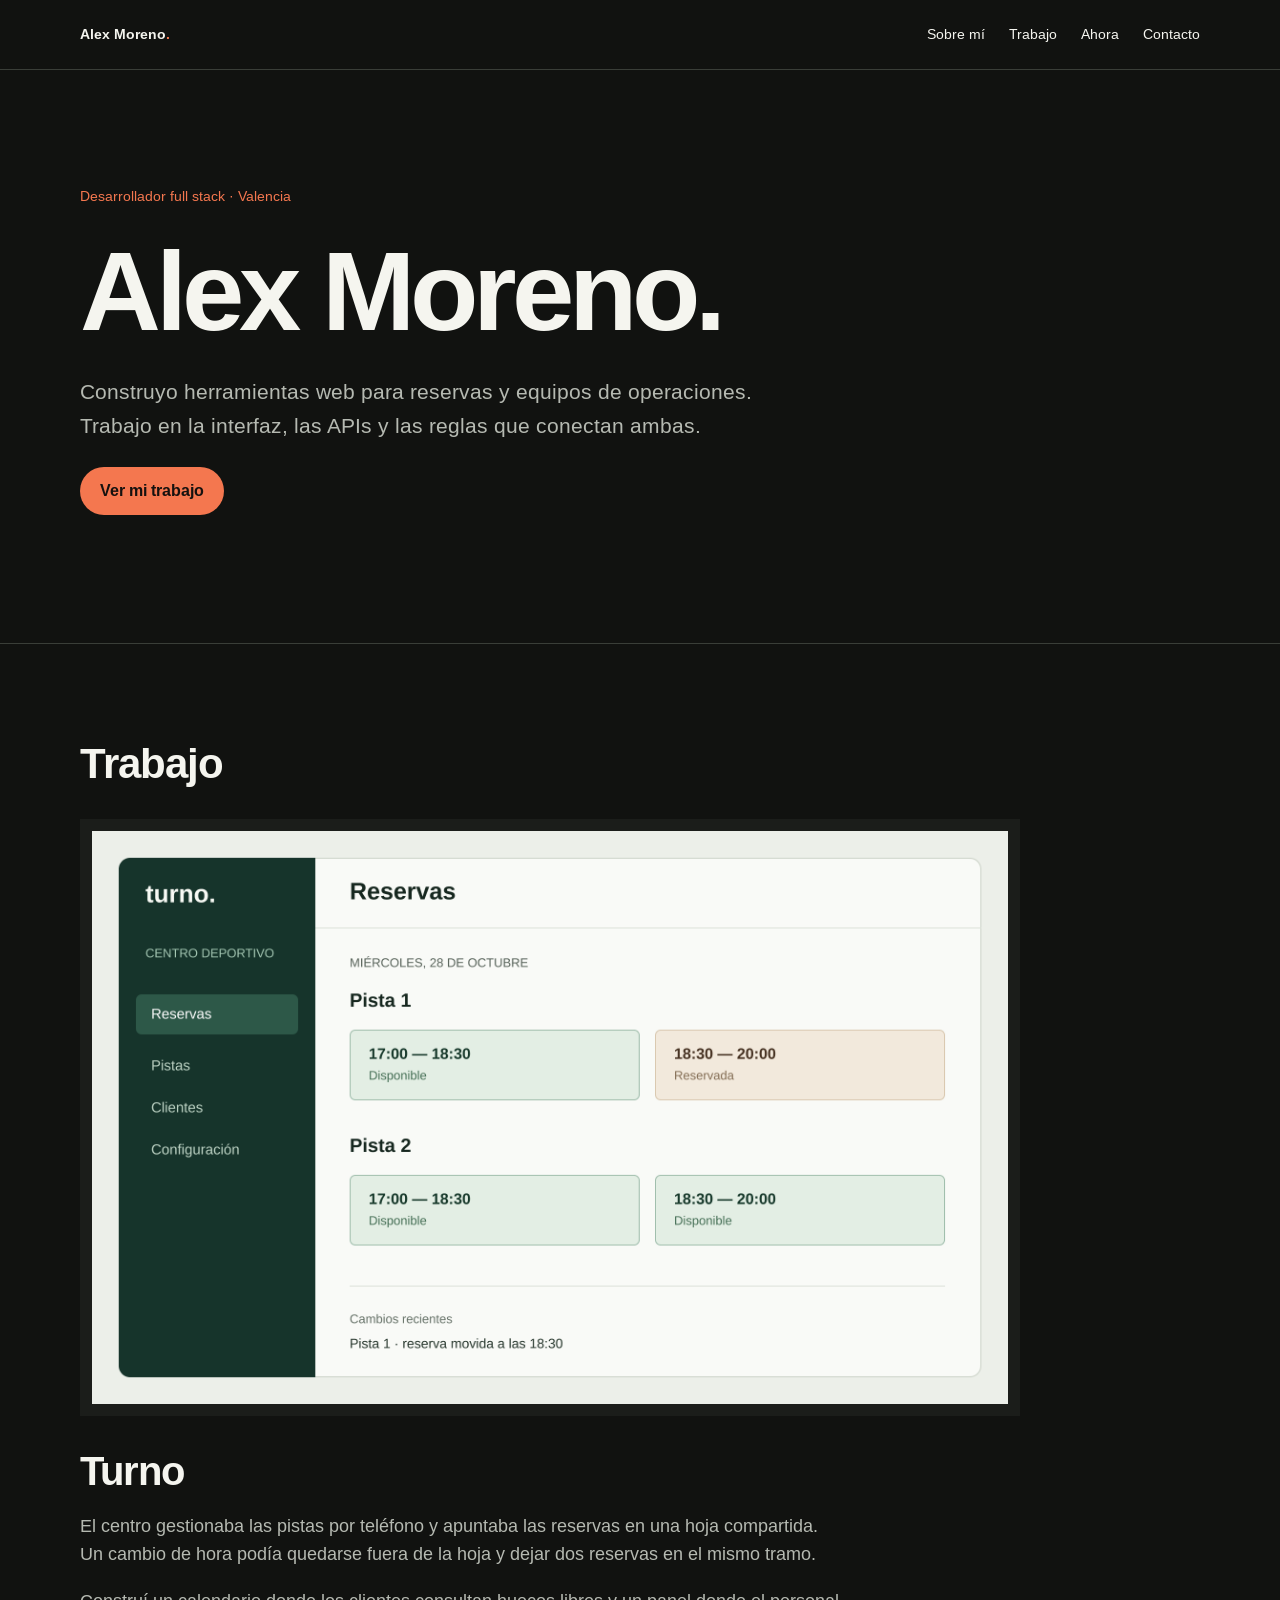
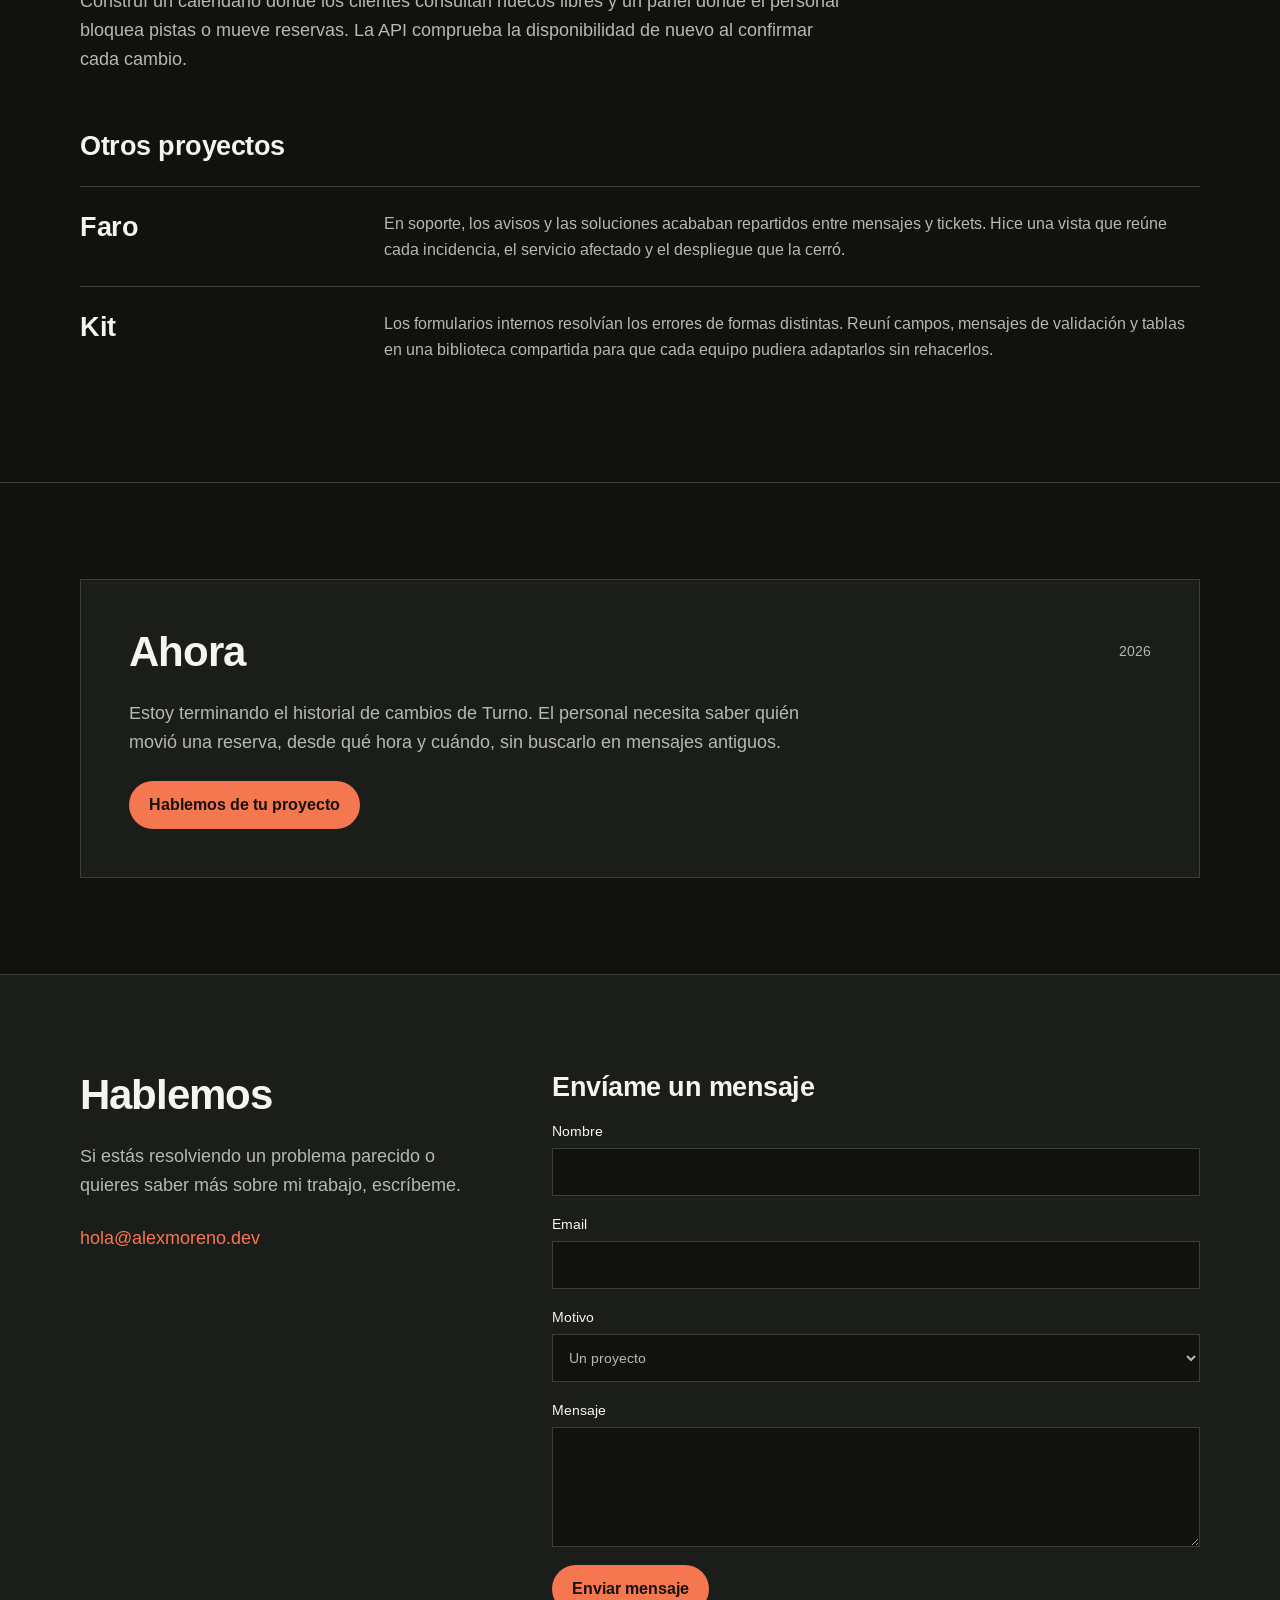
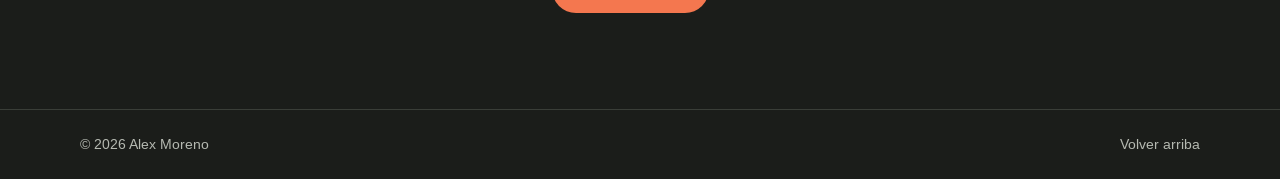
<file: index.html>
<!DOCTYPE html>
<html lang="es">

<head>
	<meta charset="UTF-8">
	<meta name="viewport" content="width=device-width, initial-scale=1.0">
	<title>Alex Moreno · Desarrollador full stack</title>
	<meta name="description" content="Portfolio de Alex Moreno, desarrollador full stack en Valencia. Herramientas web para reservas y equipos de operaciones.">
	<meta name="theme-color" content="#111210">
	<link rel="stylesheet" href="https://fonts.googleapis.com/css2?family=Arimo:wght@400;700&amp;display=swap">
	<link rel="stylesheet" href="index.css">
</head>

<body id="top">
	<header class="header">
		<div class="header__container">
			<a class="header__brand" href="#top">Alex Moreno<span class="header__dot">.</span></a>
			<nav class="navigation">
				<ul class="navigation__list">
					<li><a class="navigation__link" href="#about">Sobre mí</a></li>
					<li><a class="navigation__link" href="#work">Trabajo</a></li>
					<li><a class="navigation__link" href="#now">Ahora</a></li>
					<li><a class="navigation__link" href="#contact">Contacto</a></li>
				</ul>
			</nav>
		</div>
	</header>
	<main>
		<section class="hero" id="about">
			<div class="hero__container">
				<p class="hero__eyebrow">Desarrollador full stack · Valencia</p>
				<h1 class="hero__title">Alex Moreno.</h1>
				<p class="hero__description">Construyo herramientas web para reservas y equipos de operaciones. Trabajo en la interfaz, las APIs y las reglas que conectan ambas.</p>
				<a class="button" href="#work">Ver mi trabajo</a>
			</div>
		</section>
		<section class="work" id="work">
			<div class="work__container">
				<h2 class="work__title">Trabajo</h2>
				<article class="featured-project">
					<figure class="featured-project__preview">
						<img class="featured-project__image" src="assets/turno.png" alt="Panel de Turno con los horarios y la disponibilidad de las pistas de un centro deportivo" width="1920" height="1200">
					</figure>
					<div class="featured-project__content">
						<h3 class="featured-project__title">Turno</h3>
						<p class="featured-project__description">El centro gestionaba las pistas por teléfono y apuntaba las reservas en una hoja compartida. Un cambio de hora podía quedarse fuera de la hoja y dejar dos reservas en el mismo tramo.</p>
						<p class="featured-project__description">Construí un calendario donde los clientes consultan huecos libres y un panel donde el personal bloquea pistas o mueve reservas. La API comprueba la disponibilidad de nuevo al confirmar cada cambio.</p>
					</div>
				</article>
				<div class="project-list">
					<h3 class="project-list__title">Otros proyectos</h3>
					<ul class="project-list__items">
						<li>
							<article class="project-list__item">
								<h4 class="project-list__item-title">Faro</h4>
								<p class="project-list__item-description">En soporte, los avisos y las soluciones acababan repartidos entre mensajes y tickets. Hice una vista que reúne cada incidencia, el servicio afectado y el despliegue que la cerró.</p>
							</article>
						</li>
						<li>
							<article class="project-list__item">
								<h4 class="project-list__item-title">Kit</h4>
								<p class="project-list__item-description">Los formularios internos resolvían los errores de formas distintas. Reuní campos, mensajes de validación y tablas en una biblioteca compartida para que cada equipo pudiera adaptarlos sin rehacerlos.</p>
							</article>
						</li>
					</ul>
				</div>
			</div>
		</section>
		<section class="now" id="now">
			<div class="now__panel">
				<div class="now__heading">
					<h2 class="now__title">Ahora</h2>
					<time class="now__year" datetime="2026">2026</time>
				</div>
				<p class="now__description">Estoy terminando el historial de cambios de Turno. El personal necesita saber quién movió una reserva, desde qué hora y cuándo, sin buscarlo en mensajes antiguos.</p>
				<a class="button" href="#contact">Hablemos de tu proyecto</a>
			</div>
		</section>
		<section class="contact" id="contact">
			<div class="contact__container">
				<div class="contact__details">
					<h2 class="contact__title">Hablemos</h2>
					<p class="contact__description">Si estás resolviendo un problema parecido o quieres saber más sobre mi trabajo, escríbeme.</p>
					<a class="contact__email" href="mailto:hola@alexmoreno.dev">hola@alexmoreno.dev</a>
				</div>
				<form class="contact__form">
					<h3 class="contact__form-title">Envíame un mensaje</h3>
					<div class="contact__field">
						<label class="contact__label" for="contact-name">Nombre</label>
						<input class="contact__control" id="contact-name" type="text" name="name">
					</div>
					<div class="contact__field">
						<label class="contact__label" for="contact-email">Email</label>
						<input class="contact__control" id="contact-email" type="email" name="email">
					</div>
					<div class="contact__field">
						<label class="contact__label" for="contact-subject">Motivo</label>
						<select class="contact__control contact__control--select" id="contact-subject" name="subject">
							<option value="Un proyecto">Un proyecto</option>
							<option value="Una oportunidad laboral">Una oportunidad laboral</option>
							<option value="Otra consulta">Otra consulta</option>
						</select>
					</div>
					<div class="contact__field">
						<label class="contact__label" for="contact-message">Mensaje</label>
						<textarea class="contact__control contact__control--textarea" id="contact-message" name="message" rows="5"></textarea>
					</div>
					<button class="button" type="button">Enviar mensaje</button>
				</form>
			</div>
		</section>
	</main>
	<footer class="footer">
		<div class="footer__container">
			<p class="footer__copyright">© 2026 Alex Moreno</p>
			<a class="footer__back" href="#top">Volver arriba</a>
		</div>
	</footer>
</body>

</html>
</file>
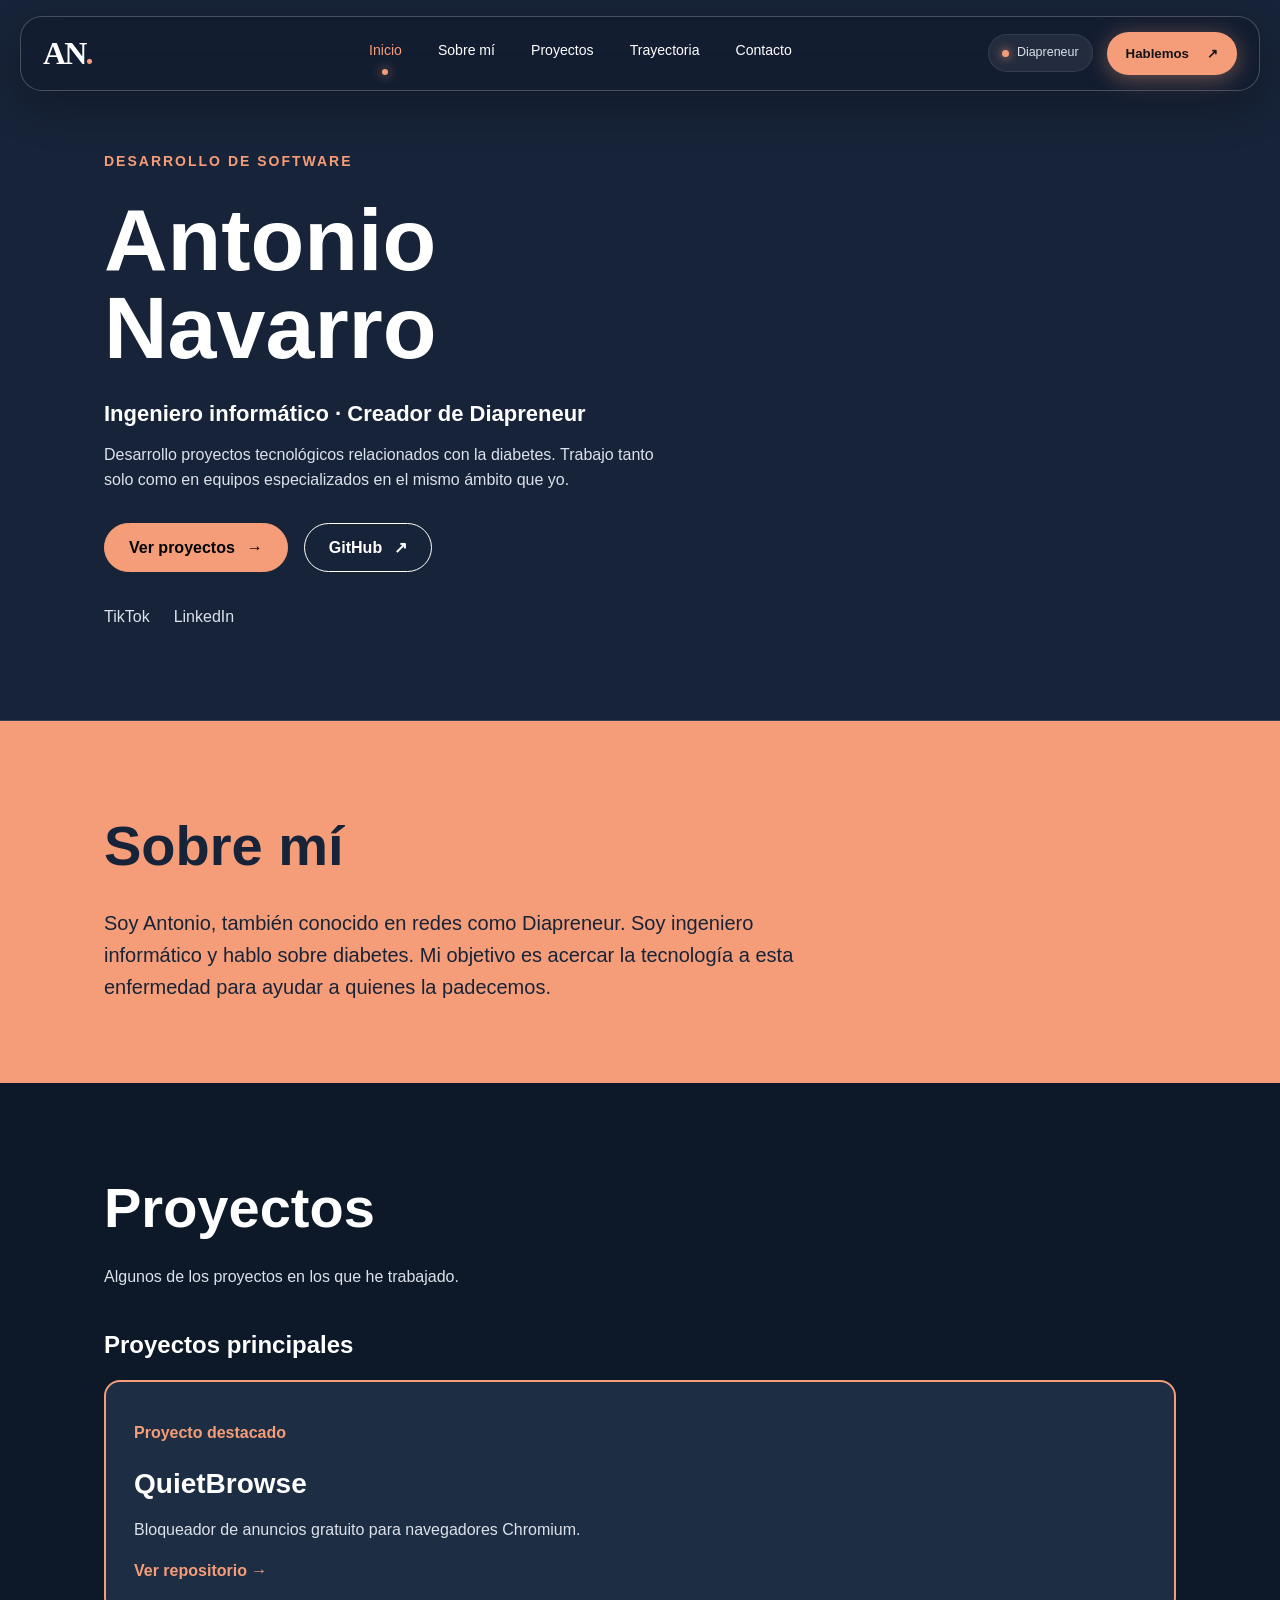
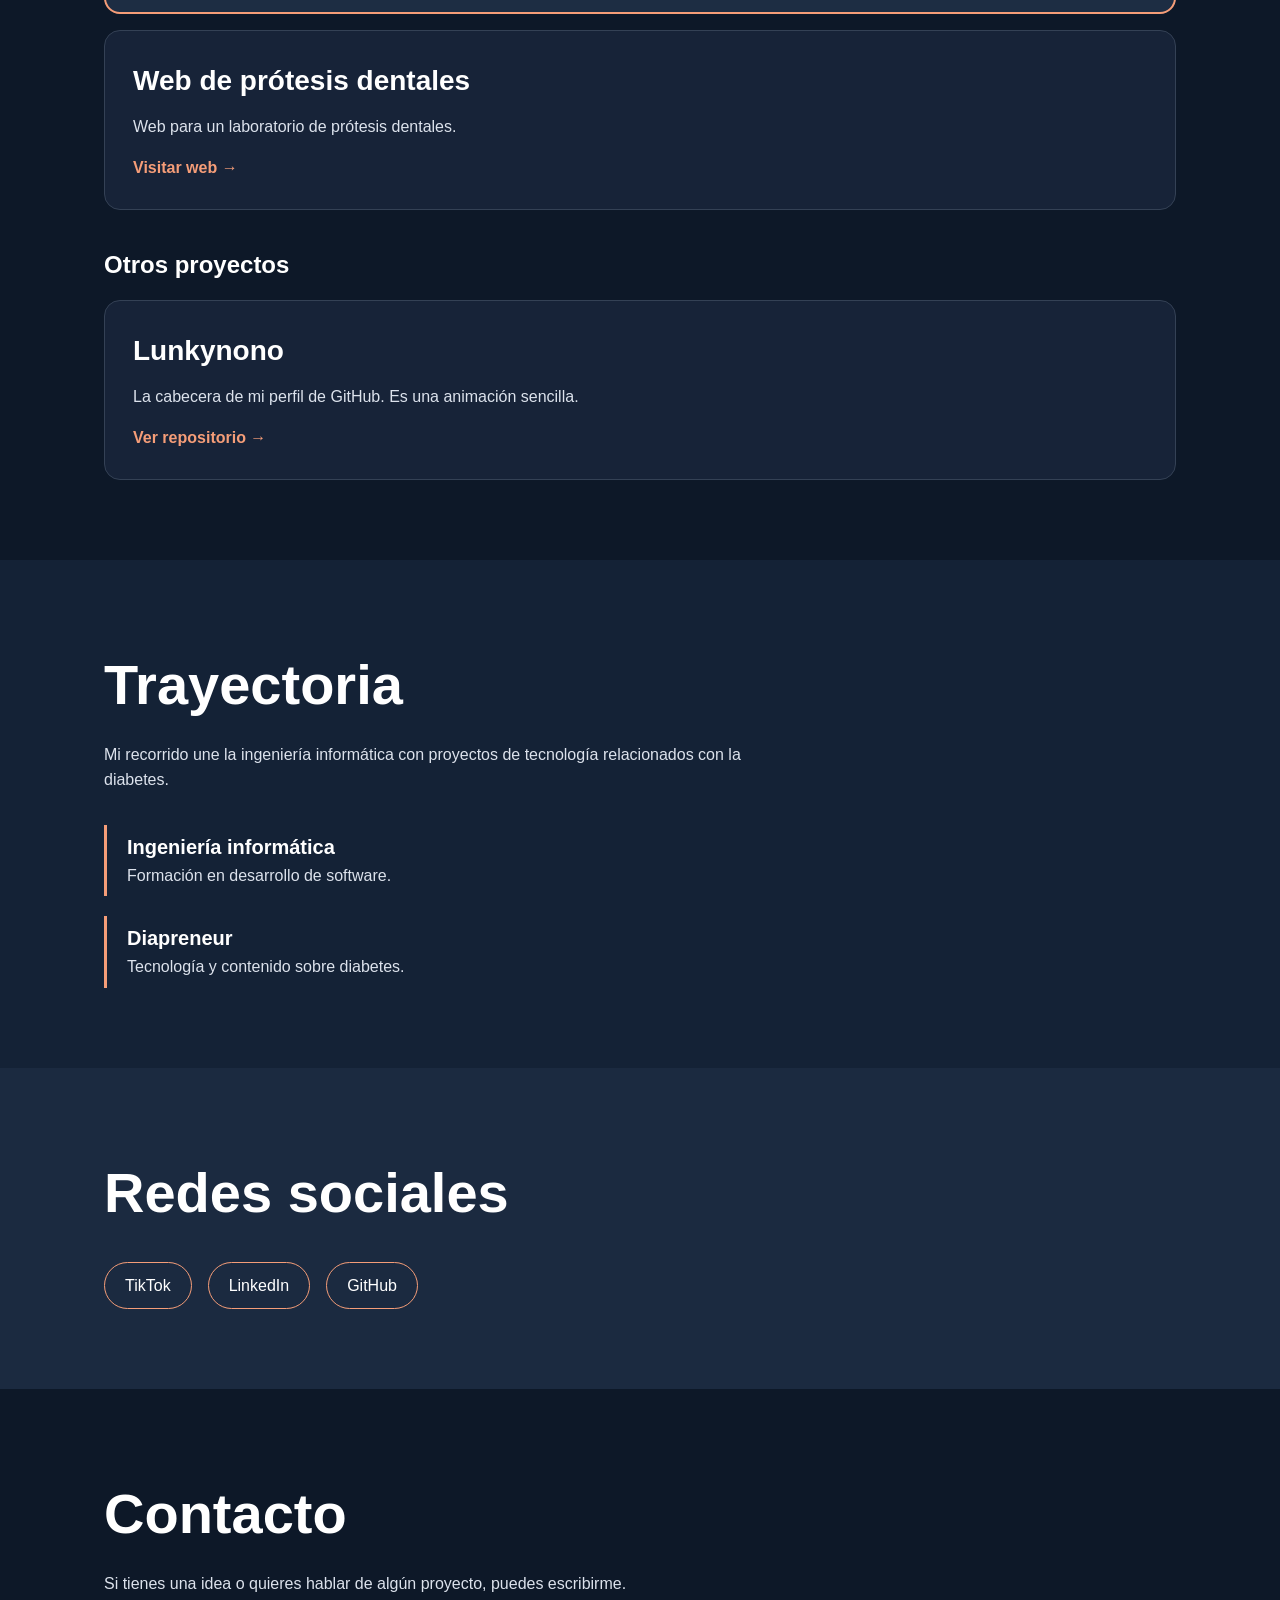
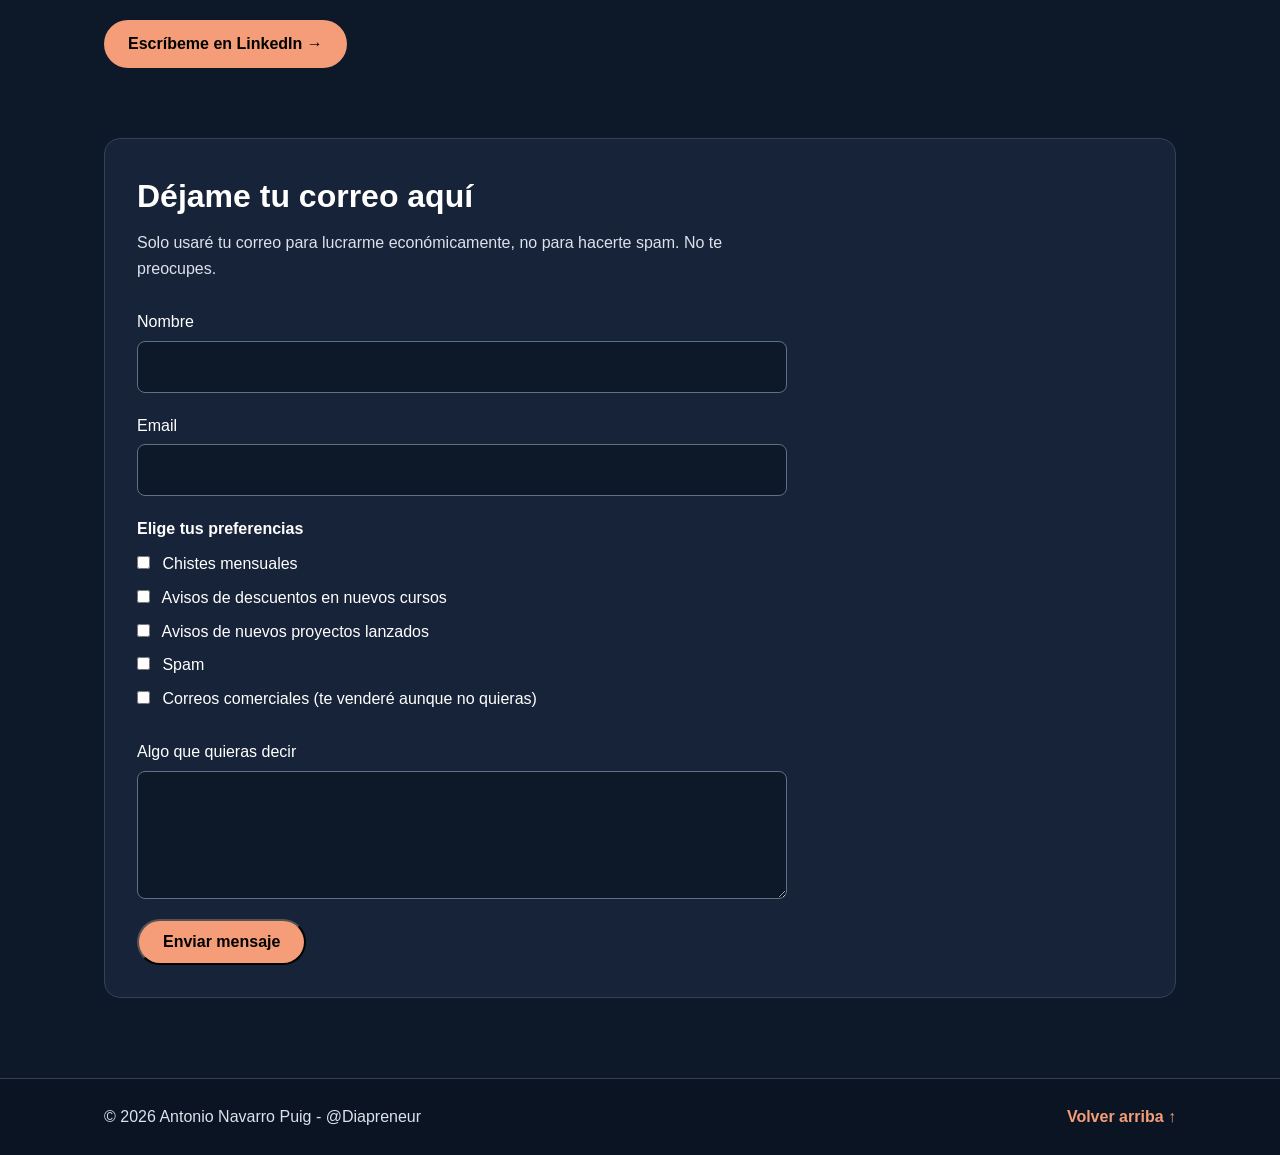
<file: ANTONIO/index.html>
<!doctype html>
<html lang="es">
    <head>
        <meta charset="utf-8">
        <meta name="viewport" content="width=device-width, initial-scale=1.0">
        <title>Portfolio de Antonio Navarro</title>
        <link rel="stylesheet" href="./css/base.css">
        <link rel="stylesheet" href="./css/header.css">
        <link rel="stylesheet" href="./css/hero.css">
        <link rel="stylesheet" href="./css/sobre_mi.css">
        <link rel="stylesheet" href="./css/listado_proyectos.css">
        <link rel="stylesheet" href="./css/proyecto_destacado.css">
        <link rel="stylesheet" href="./css/trayectoria.css">
        <link rel="stylesheet" href="./css/redes_sociales.css">
        <link rel="stylesheet" href="./css/contacto.css">
        <link rel="stylesheet" href="./css/formulario.css">
        <link rel="stylesheet" href="./css/footer.css">
    </head>
    <body>
        <header class="site-header">
            <nav class="nav-shell" aria-label="Navegación principal">
                <a class="nav-brand" href="#hero" aria-label="Antonio Navarro, volver al inicio">AN<span>.</span></a>
                <ul class="nav-links">
                    <li><a href="#hero">Inicio</a></li>
                    <li><a href="#sobre-mi">Sobre mí</a></li>
                    <li><a href="#proyectos">Proyectos</a></li>
                    <li><a href="#trayectoria">Trayectoria</a></li>
                    <li><a href="#contacto">Contacto</a></li>
                </ul>
                <div class="nav-actions">
                    <span class="nav-status">Diapreneur</span>
                    <a class="nav-cta" href="#contacto">Hablemos <span aria-hidden="true">↗</span></a>
                </div>
            </nav>
        </header>
        <main>
            <section id="hero" class="hero" aria-labelledby="hero-title">
                <div class="container">
                    <p class="hero__eyebrow">Desarrollo de software</p>
                    <h1 id="hero-title">Antonio<br>Navarro</h1>
                    <p class="hero__role">Ingeniero informático · Creador de Diapreneur</p>
                    <p class="hero__description">Desarrollo proyectos tecnológicos relacionados con la diabetes. Trabajo tanto solo como en equipos especializados en el mismo ámbito que yo.</p>
                    <div class="hero__actions">
                        <a class="hero__button hero__button--primary" href="#proyectos">Ver proyectos <span aria-hidden="true">→</span></a>
                        <a class="hero__button" href="https://github.com/Lunkynono">GitHub <span aria-hidden="true">↗</span></a>
                    </div>
                    <nav class="hero__socials" aria-label="Redes sociales">
                        <a href="https://www.tiktok.com/@diapreneur">TikTok</a>
                        <a href="https://www.linkedin.com/in/antonio-gabriel-navarro-puig/">LinkedIn</a>
                    </nav>
                </div>
            </section>
            <section id="sobre-mi" class="sobre_mi">
                <div class="container">
                    <h2>Sobre mí</h2>
                    <p class="p_sobre_mi">Soy Antonio, también conocido en redes como Diapreneur. Soy ingeniero informático y hablo sobre diabetes. Mi objetivo es acercar la tecnología a esta enfermedad para ayudar a quienes la padecemos.</p>
                </div>
            </section>
            <section id="proyectos" class="lista_proyectos">
                <div class="container">
                    <h2>Proyectos</h2>
                    <p class="lista_proyectos__intro">Algunos de los proyectos en los que he trabajado.</p>
                    <h3>Proyectos principales</h3>
                    <article class="proyecto proyecto_destacado">
                        <p class="proyecto_destacado__etiqueta">Proyecto destacado</p>
                        <h4>QuietBrowse</h4>
                        <p>Bloqueador de anuncios gratuito para navegadores Chromium.</p>
                        <a href="https://github.com/Lunkynono/QuietBrowse">Ver repositorio →</a>
                    </article>
                    <article class="proyecto">
                        <h4>Web de prótesis dentales</h4>
                        <p>Web para un laboratorio de prótesis dentales.</p>
                        <a href="https://www.tecnicadentaljv.com/">Visitar web →</a>
                    </article>
                    <h3>Otros proyectos</h3>
                    <article class="proyecto">
                        <h4>Lunkynono</h4>
                        <p>La cabecera de mi perfil de GitHub. Es una animación sencilla.</p>
                        <a href="https://github.com/Lunkynono/Lunkynono">Ver repositorio →</a>
                    </article>
                </div>
            </section>
            <section id="trayectoria" class="trayectoria" aria-labelledby="trayectoria-title">
                <div class="container">
                    <h2 id="trayectoria-title">Trayectoria</h2>
                    <p>Mi recorrido une la ingeniería informática con proyectos de tecnología relacionados con la diabetes.</p>
                    <ol class="trayectoria__hitos">
                        <li><strong>Ingeniería informática</strong><span>Formación en desarrollo de software.</span></li>
                        <li><strong>Diapreneur</strong><span>Tecnología y contenido sobre diabetes.</span></li>
                    </ol>
                </div>
            </section>
            <section id="redes-sociales" class="redes_sociales">
                <div class="container">
                    <h2>Redes sociales</h2>
                    <ul>
                        <li><a href="https://www.tiktok.com/@diapreneur">TikTok</a></li>
                        <li><a href="https://www.linkedin.com/in/antonio-gabriel-navarro-puig/">LinkedIn</a></li>
                        <li><a href="https://github.com/Lunkynono">GitHub</a></li>
                    </ul>
                </div>
            </section>
            <section id="contacto" class="contacto">
                <div class="container">
                    <h2>Contacto</h2>
                    <p class="contacto__intro">Si tienes una idea o quieres hablar de algún proyecto, puedes escribirme.</p>
                    <a class="contacto__enlace" href="https://www.linkedin.com/in/antonio-gabriel-navarro-puig/">Escríbeme en LinkedIn →</a>

                    <div class="formulario">
                        <h3>Déjame tu correo aquí</h3>
                        <p class="p_correo">Solo usaré tu correo para lucrarme económicamente, no para hacerte spam. No te preocupes.</p>
                        <form>
                            <div class="formulario__campo">
                                <label for="nombre">Nombre</label>
                                <input type="text" id="nombre" name="nombre">
                            </div>
                            <div class="formulario__campo">
                                <label for="email">Email</label>
                                <input type="email" id="email" name="email">
                            </div>
                            <fieldset>
                                <legend>Elige tus preferencias</legend>
                                <label><input type="checkbox" name="chistes" value="chistes"> Chistes mensuales</label>
                                <label><input type="checkbox" name="descuentos" value="descuentos"> Avisos de descuentos en nuevos cursos</label>
                                <label><input type="checkbox" name="proyectos" value="proyectos"> Avisos de nuevos proyectos lanzados</label>
                                <label><input type="checkbox" name="spam" value="spam"> Spam</label>
                                <label><input type="checkbox" name="comercial" value="comercial"> Correos comerciales (te venderé aunque no quieras)</label>
                            </fieldset>
                            <div class="formulario__campo">
                                <label for="mensaje">Algo que quieras decir</label>
                                <textarea id="mensaje" name="mensaje" rows="4"></textarea>
                            </div>
                            <button type="button">Enviar mensaje</button>
                        </form>
                    </div>
                </div>
            </section>
        </main>
        <footer class="footer">
            <div class="container">
                <p>© 2026 Antonio Navarro Puig - @Diapreneur</p>
                <a href="#hero">Volver arriba ↑</a>
            </div>
        </footer>
    </body>
</html>
</file>
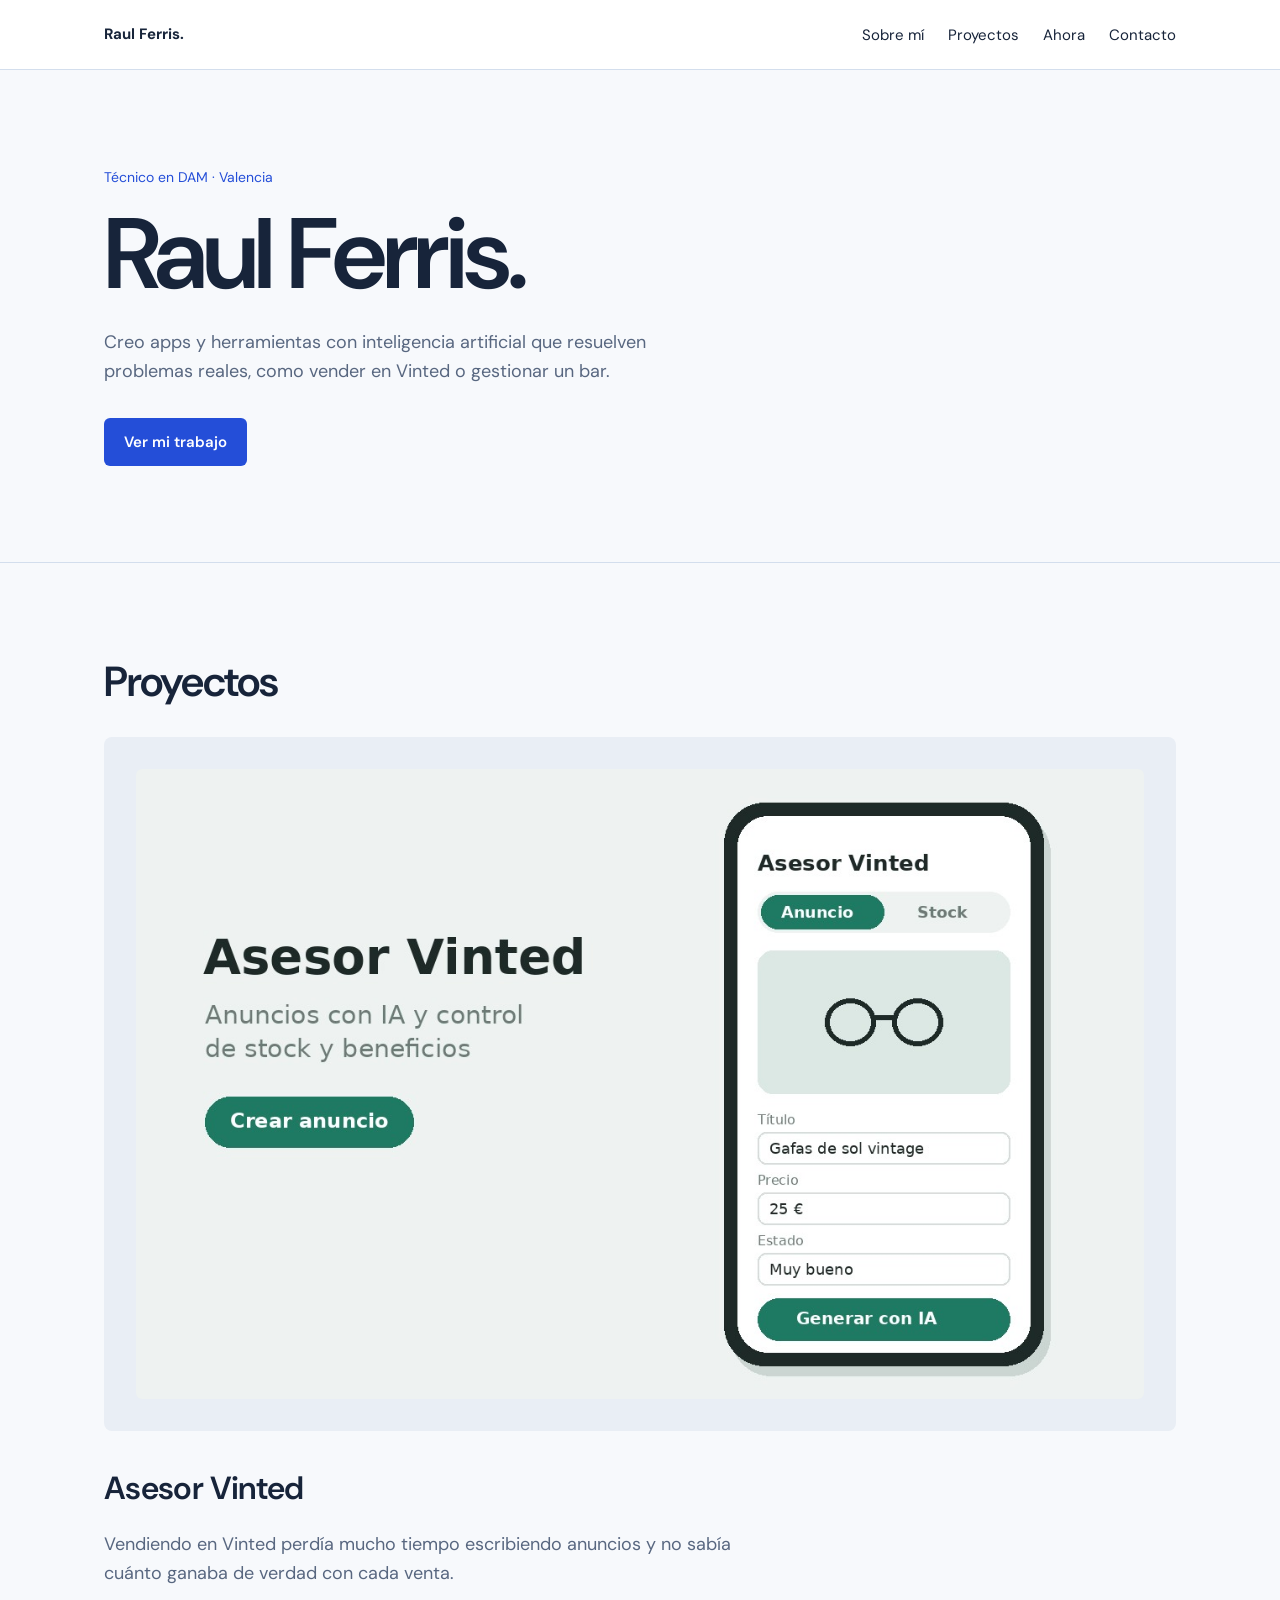
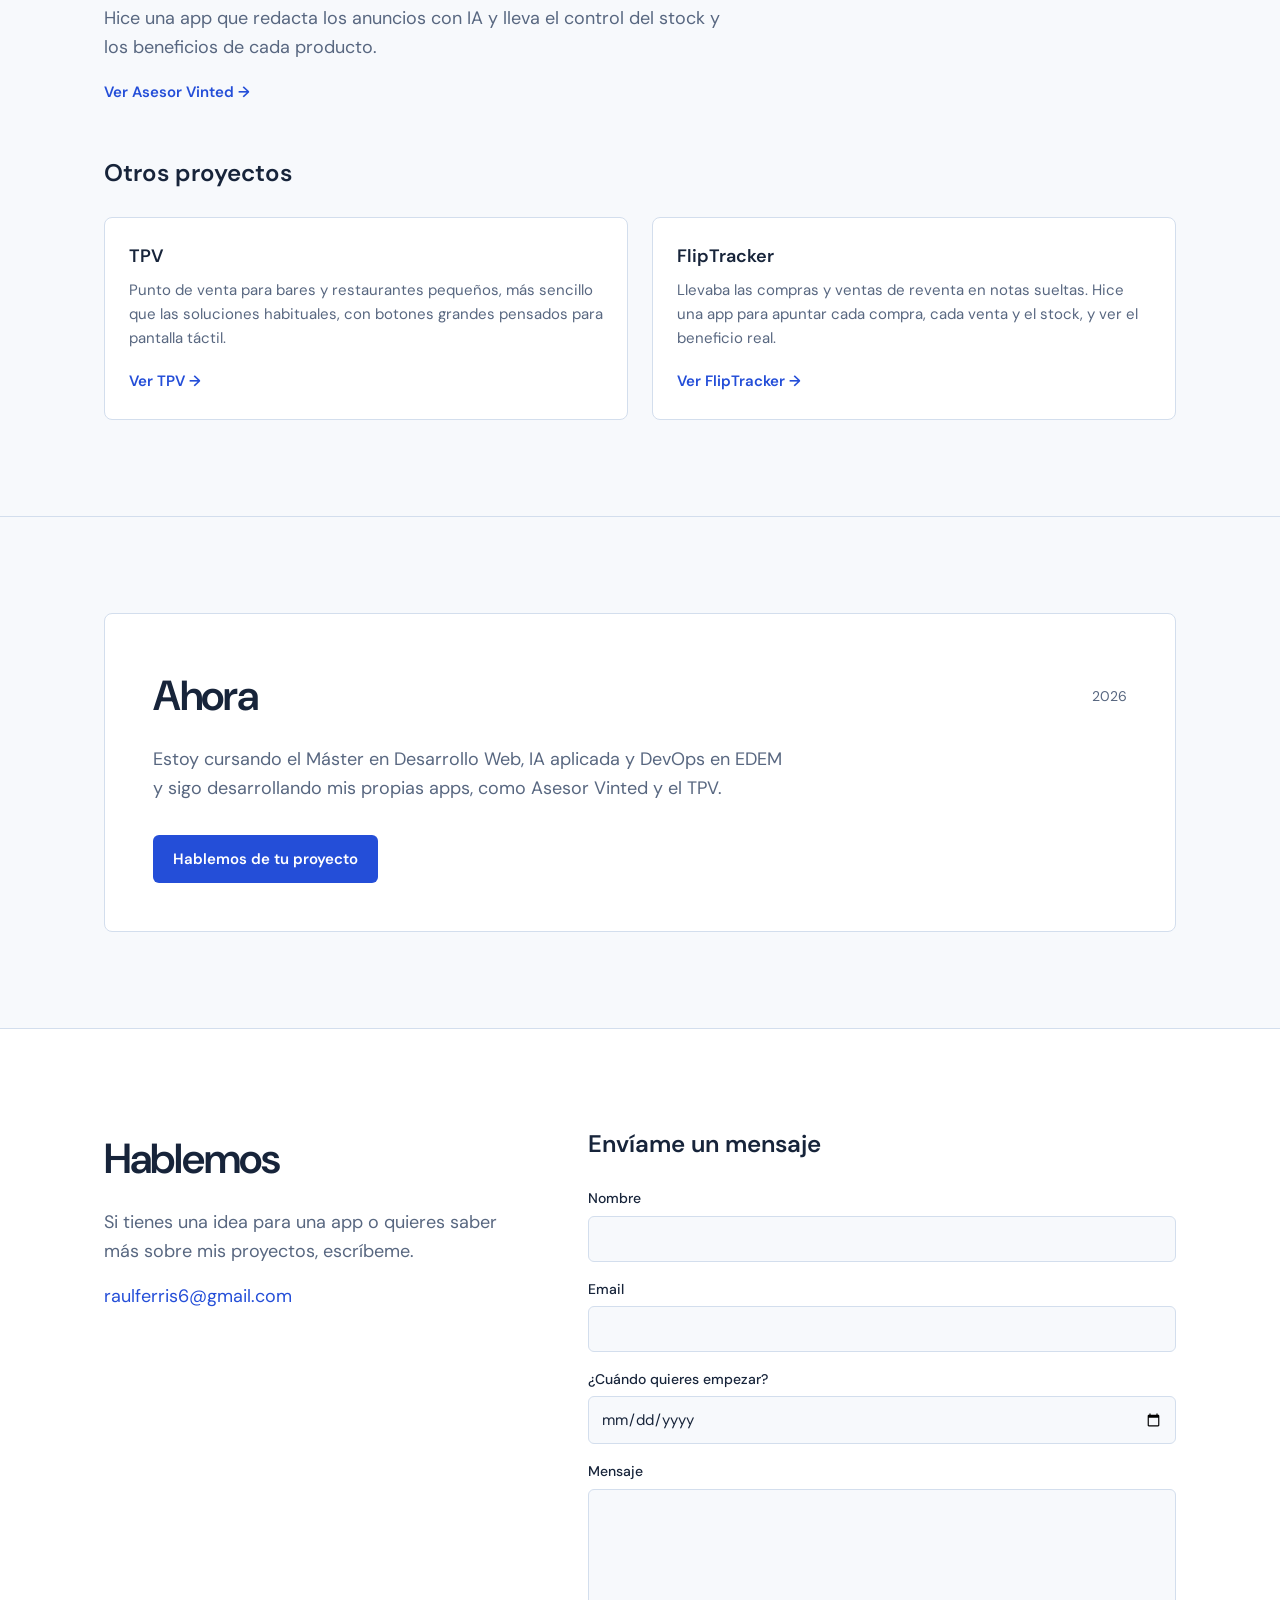
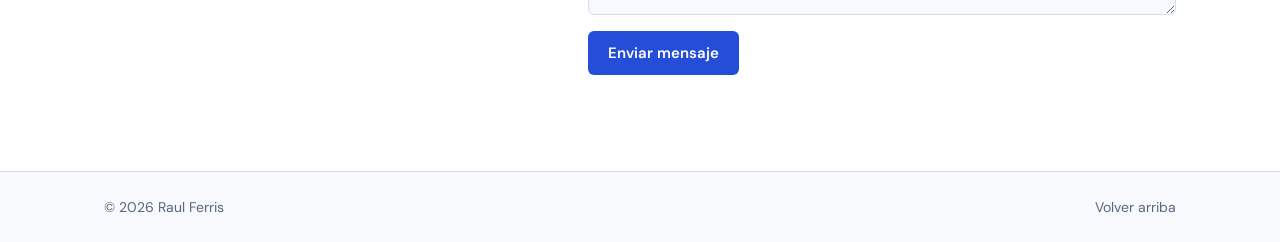
<file: RAUL_FERRIS/index.html>
<!doctype html>
<html lang="es">
  <head>
    <meta charset="utf-8">
    <meta name="viewport" content="width=device-width, initial-scale=1.0">
    <title>Portfolio de Raul</title>
    <link rel="preconnect" href="https://fonts.googleapis.com">
    <link rel="preconnect" href="https://fonts.gstatic.com" crossorigin>
    <link rel="stylesheet" href="https://fonts.googleapis.com/css2?family=DM+Sans:wght@400;500;600;700&display=swap">
    <link rel="stylesheet" href="css/base.css">
    <link rel="stylesheet" href="css/header.css">
    <link rel="stylesheet" href="css/hero.css">
    <link rel="stylesheet" href="css/proyecto-destacado.css">
    <link rel="stylesheet" href="css/listado-proyectos.css">
    <link rel="stylesheet" href="css/ahora.css">
    <link rel="stylesheet" href="css/contacto.css">
    <link rel="stylesheet" href="css/footer.css">
  </head>
  <body>
    <header class="header">
      <div class="container header__inner">
        <a class="header__logo" href="#">Raul Ferris.</a>
        <nav class="header__nav">
          <ul class="header__list">
            <li><a class="header__link" href="#presentacion">Sobre mí</a></li>
            <li><a class="header__link" href="#proyectos">Proyectos</a></li>
            <li><a class="header__link" href="#ahora">Ahora</a></li>
            <li><a class="header__link" href="#contacto">Contacto</a></li>
          </ul>
        </nav>
      </div>
    </header>
    <main>
      <section id="presentacion" class="hero">
        <div class="container">
          <p class="hero__label">Técnico en DAM · Valencia</p>
          <h1 class="hero__title">Raul Ferris.</h1>
          <p class="hero__text">Creo apps y herramientas con inteligencia artificial que resuelven problemas reales, como vender en Vinted o gestionar un bar.</p>
          <a class="hero__link" href="#proyectos">Ver mi trabajo</a>
        </div>
      </section>
      <section id="proyectos" class="projects">
        <div class="container">
          <h2 class="projects__title">Proyectos</h2>
          <article class="featured-project">
            <div class="featured-project__media">
              <img class="featured-project__image" src="assets/asesor-vinted.jpg" alt="Captura de Asesor Vinted">
            </div>
            <div class="featured-project__content">
              <h3 class="featured-project__title">Asesor Vinted</h3>
              <p class="featured-project__text">Vendiendo en Vinted perdía mucho tiempo escribiendo anuncios y no sabía cuánto ganaba de verdad con cada venta.</p>
              <p class="featured-project__text">Hice una app que redacta los anuncios con IA y lleva el control del stock y los beneficios de cada producto.</p>
              <a class="featured-project__link" href="https://github.com/raulferris6-beep">Ver Asesor Vinted →</a>
            </div>
          </article>
          <h3 class="projects__subtitle">Otros proyectos</h3>
          <ul class="projects__list">
            <li>
              <article class="project-card">
                <h4 class="project-card__title">TPV</h4>
                <p class="project-card__text">Punto de venta para bares y restaurantes pequeños, más sencillo que las soluciones habituales, con botones grandes pensados para pantalla táctil.</p>
                <a class="project-card__link" href="https://github.com/raulferris6-beep">Ver TPV →</a>
              </article>
            </li>
            <li>
              <article class="project-card">
                <h4 class="project-card__title">FlipTracker</h4>
                <p class="project-card__text">Llevaba las compras y ventas de reventa en notas sueltas. Hice una app para apuntar cada compra, cada venta y el stock, y ver el beneficio real.</p>
                <a class="project-card__link" href="https://github.com/raulferris6-beep">Ver FlipTracker →</a>
              </article>
            </li>
          </ul>
        </div>
      </section>
      <section id="ahora" class="now">
        <div class="container">
          <div class="now__card">
            <div class="now__heading">
              <h2 class="now__title">Ahora</h2>
              <span class="now__year">2026</span>
            </div>
            <p class="now__text">Estoy cursando el Máster en Desarrollo Web, IA aplicada y DevOps en EDEM y sigo desarrollando mis propias apps, como Asesor Vinted y el TPV.</p>
            <a class="now__link" href="https://www.linkedin.com/in/raulferrisriera/">Hablemos de tu proyecto</a>
          </div>
        </div>
      </section>
      <section id="contacto" class="contact">
        <div class="container contact__inner">
          <div class="contact__info">
            <h2 class="contact__title">Hablemos</h2>
            <p class="contact__text">Si tienes una idea para una app o quieres saber más sobre mis proyectos, escríbeme.</p>
            <a class="contact__email" href="mailto:raulferris6@gmail.com">raulferris6@gmail.com</a>
          </div>
          <form class="contact__form">
            <h3 class="contact__form-title">Envíame un mensaje</h3>
            <p class="contact__field">
              <label class="contact__label" for="nombre">Nombre</label>
              <input class="contact__input" id="nombre" type="text" name="nombre">
            </p>
            <p class="contact__field">
              <label class="contact__label" for="email">Email</label>
              <input class="contact__input" id="email" type="email" name="email">
            </p>
            <p class="contact__field">
              <label class="contact__label" for="fecha">¿Cuándo quieres empezar?</label>
              <input class="contact__input" id="fecha" type="date" name="fecha">
            </p>
            <p class="contact__field">
              <label class="contact__label" for="mensaje">Mensaje</label>
              <textarea class="contact__input" id="mensaje" name="mensaje" rows="5"></textarea>
            </p>
            <button class="contact__button" type="button">Enviar mensaje</button>
          </form>
        </div>
      </section>
    </main>
    <footer class="footer">
      <div class="container footer__inner">
        <p class="footer__text">© 2026 Raul Ferris</p>
        <a class="footer__link" href="#">Volver arriba</a>
      </div>
    </footer>
  </body>
</html>
</file>
<file: index.css>
@import url("css/variables.css");
@import url("css/base.css");
@import url("css/header.css");
@import url("css/navigation.css");
@import url("css/button.css");
@import url("css/hero.css");
@import url("css/work.css");
@import url("css/featured-project.css");
@import url("css/project-list.css");
@import url("css/now.css");
@import url("css/contact.css");
@import url("css/footer.css");
</file>
<file: ANTONIO/css/base.css>
/* BASE.CSS
   Reglas compartidas por toda la página. Cada sección tiene su propio CSS
   para los estilos que solo le pertenecen. */

/* Colores comunes: se reutilizan con var(--nombre) en otros archivos. */
:root {
  --accent: #F59D78;
  --text: #ffffff;
  --muted: #dce2ec;
  --background: #0d1828;
}

/* Reinicio: evita márgenes y rellenos por defecto del navegador.
   border-box hace que el padding y el borde cuenten dentro del ancho. */
* {
    box-sizing: border-box;
    margin: 0;
    padding: 0;
}

/* Desplazamiento suave. El scroll-padding deja sitio para la navbar fija
   cuando pulsamos un enlace que lleva a una sección. */
html {
  scroll-behavior: smooth;
  scroll-padding-top: 120px;
}

/* Aspecto general de toda la página: letra, fondo, color y altura de línea. */
body {
  margin: 0;
  font-family: Arial, sans-serif;
  background: var(--background);
  color: #ffffff;
  line-height: 1.6;
}

/* Centra el contenido y limita su ancho en escritorio. */
.container {
  max-width: 1120px;
  margin: 0 auto;
  padding: 0 24px;
}

/* Listas y enlaces sin el estilo predeterminado del navegador. */
ul {
    list-style: none;
}

a {
    text-decoration: none;
    color: #ffffff;
}

/* Botón HTML compartido, usado actualmente en el formulario.
   Los enlaces con apariencia de botón del hero se diseñan en hero.css. */
button{
    background-color: #F59D78;
    border-radius: 30px;
    color: #000000;
    font-weight: bold;
    transition: background-color 0.3s ease, color 0.3s ease;
    border-width: 2px;
    border-color: #000000;
    padding: 12px 24px;
    font-size: 24px;
}

/* Respuesta visual del botón cuando se pasa el cursor por encima. */
button:hover{
    background-color: #000000;
    color: #F59D78;
    border-width: 2px;
    border-color: #F59D78;
}
</file>
<file: ANTONIO/css/header.css>
/* HEADER.CSS
   Navbar fija: marca, enlaces de secciones, etiqueta y botón Hablemos.
   El indicador de sección se resuelve aquí sin JavaScript. */

/* Fija el header arriba de la ventana. pointer-events: none evita que el
   espacio invisible alrededor de la barra bloquee clics en el hero. */
.site-header {
    position: fixed;
    z-index: 100;
    inset: 16px 0 auto;
    padding-inline: 20px;
    pointer-events: none;
}

/* Caja visible de la navbar. Las tres columnas son: marca | enlaces | acciones.
   El fondo oscuro también funciona cuando no hay efecto de cristal. */
.site-header .nav-shell {
    width: 100%;
    max-width: 1320px;
    min-height: 72px;
    margin-inline: auto;
    padding: 10px 22px;
    display: grid;
    grid-template-columns: 130px 1fr auto;
    align-items: center;
    gap: 24px;
    border: 1px solid rgba(255, 255, 255, .22);
    border-radius: 22px;
    background: rgba(17, 27, 45, .84);
    box-shadow: 0 16px 44px rgba(0, 0, 0, .24);
    pointer-events: auto;
}

/* Activa el desenfoque del fondo solo si el navegador lo admite. */
@supports (backdrop-filter: blur(1px)) {
    .site-header .nav-shell {
        background: rgba(17, 27, 45, .65);
        backdrop-filter: blur(18px);
    }
}

/* Logotipo de texto «AN.»; el punto usa el color de acento. */
.nav-brand {
    width: max-content;
    font-family: Georgia, 'Times New Roman', serif;
    font-size: 2rem;
    font-weight: bold;
    letter-spacing: -.06em;
    line-height: 1;
}

.nav-brand span { color: var(--accent); }

/* Fila central de enlaces. gap mantiene la separación entre ellos. */
.nav-links {
    display: flex;
    justify-content: center;
    align-items: center;
    gap: 32px;
}

/* Cada enlace reserva espacio debajo para el punto indicador. */
.nav-links a {
    position: relative;
    display: inline-block;
    padding: 12px 2px 18px;
    color: var(--text);
    font-size: .88rem;
    white-space: nowrap;
    transition: color .2s ease;
}

/* Punto naranja bajo cada enlace. Empieza oculto y se muestra al activarse. */
.nav-links a::after {
    content: '';
    position: absolute;
    bottom: 5px;
    left: calc(50% - 3px);
    width: 6px;
    height: 6px;
    border-radius: 50%;
    background: var(--accent);
    box-shadow: 0 0 12px var(--accent);
    opacity: 0;
    transform: translateY(-4px);
    transition: opacity .2s ease, transform .2s ease;
}

/* Señal visual al pasar el cursor o navegar con el teclado. */
.nav-links a:hover,
.nav-links a:focus-visible { color: var(--accent); }

/* Grupo derecho: etiqueta Diapreneur y llamada a contacto. */
.nav-actions { display: flex; align-items: center; gap: 14px; }

/* Etiqueta informativa situada antes del botón. */
.nav-status {
    display: inline-flex;
    align-items: center;
    gap: 8px;
    padding: 8px 13px;
    border: 1px solid rgba(255, 255, 255, .08);
    border-radius: 999px;
    background: rgba(255, 255, 255, .07);
    color: var(--muted);
    font-size: .78rem;
    white-space: nowrap;
}

/* Pequeño punto decorativo dentro de la etiqueta. */
.nav-status::before {
    content: '';
    width: 7px;
    height: 7px;
    border-radius: 50%;
    background: var(--accent);
    box-shadow: 0 0 10px var(--accent);
}

/* Botón Hablemos: es un enlace que baja a #contacto. */
.nav-cta {
    display: inline-flex;
    align-items: center;
    gap: 18px;
    padding: 11px 19px;
    border-radius: 999px;
    background: var(--accent);
    box-shadow: 0 4px 22px rgba(245, 157, 120, .4);
    color: #14131a;
    font-size: .83rem;
    font-weight: 700;
    white-space: nowrap;
    transition: transform .2s ease, box-shadow .2s ease;
}

/* Elevación ligera del botón al pasar el cursor. */
.nav-cta:hover {
    transform: translateY(-2px);
    box-shadow: 0 8px 26px rgba(245, 157, 120, .5);
}

/* Contorno visible para quien navega con la tecla Tab. */
.site-header a:focus-visible { outline: 2px solid var(--accent); outline-offset: 4px; }

/* INDICADOR ACTIVO, OPCIÓN 1
   scroll-target-group compara los href de la lista con las secciones visibles.
   :target-current colorea el enlace actual y muestra su punto. */
@supports (scroll-target-group: auto) {
    .nav-links { scroll-target-group: auto; }
    .nav-links a:target-current { color: var(--accent); }
    .nav-links a:target-current::after { opacity: 1; transform: translateY(0); }
}

/* INDICADOR ACTIVO, RESPALDO BÁSICO
   Si no existe scroll-target-group, :target reconoce el enlace pulsado.
   Sin un hash en la URL se marca Inicio. Este respaldo no detecta por sí solo
   el desplazamiento manual. */
@supports not (scroll-target-group: auto) {
    body:not(:has(main :target)) .nav-links a[href="#hero"],
    body:has(#hero:target) .nav-links a[href="#hero"],
    body:has(#sobre-mi:target) .nav-links a[href="#sobre-mi"],
    body:has(#proyectos:target) .nav-links a[href="#proyectos"],
    body:has(#trayectoria:target) .nav-links a[href="#trayectoria"],
    body:has(#contacto:target) .nav-links a[href="#contacto"] { color: var(--accent); }

    body:not(:has(main :target)) .nav-links a[href="#hero"]::after,
    body:has(#hero:target) .nav-links a[href="#hero"]::after,
    body:has(#sobre-mi:target) .nav-links a[href="#sobre-mi"]::after,
    body:has(#proyectos:target) .nav-links a[href="#proyectos"]::after,
    body:has(#trayectoria:target) .nav-links a[href="#trayectoria"]::after,
    body:has(#contacto:target) .nav-links a[href="#contacto"]::after {
        opacity: 1;
        transform: translateY(0);
    }
}

/* INDICADOR ACTIVO, OPCIÓN 2
   Si el navegador admite timelines de vista, estos mejoran el respaldo:
   cada sección controla el color y el punto de su enlace mientras se ve.
   timeline-scope permite conectar las secciones del main con la navbar. */
@supports not (scroll-target-group: auto) {
    @supports (view-timeline-name: --nav-hero) and (timeline-scope: --nav-hero) and (animation-timeline: --nav-hero) and (animation-range: cover 20% cover 80%) {
        body {
            timeline-scope: --nav-hero, --nav-sobre, --nav-proyectos, --nav-trayectoria, --nav-contacto;
        }

        /* Cada sección recibe un nombre de timeline distinto. */
        #hero { view-timeline-name: --nav-hero; }
        #sobre-mi { view-timeline-name: --nav-sobre; }
        #proyectos { view-timeline-name: --nav-proyectos; }
        #trayectoria { view-timeline-name: --nav-trayectoria; }
        #contacto { view-timeline-name: --nav-contacto; }

        /* Cada enlace toma la timeline de la sección a la que apunta. */
        .nav-links a[href="#hero"] { --nav-timeline: --nav-hero; }
        .nav-links a[href="#sobre-mi"] { --nav-timeline: --nav-sobre; }
        .nav-links a[href="#proyectos"] { --nav-timeline: --nav-proyectos; }
        .nav-links a[href="#trayectoria"] { --nav-timeline: --nav-trayectoria; }
        .nav-links a[href="#contacto"] { --nav-timeline: --nav-contacto; }

        /* El texto y el punto se animan entre el 20 % y el 80 % del paso
           de su sección por la ventana. */
        .nav-links a {
            animation: nav-active-text 1s linear both;
            animation-timeline: var(--nav-timeline);
            animation-range: cover 20% cover 80%;
        }

        .nav-links a::after {
            animation: nav-active-dot 1s linear both;
            animation-timeline: var(--nav-timeline);
            animation-range: cover 20% cover 80%;
        }

        /* Contacto continúa activo mientras se ven el formulario y el footer. */
        .nav-links a[href="#contacto"] { animation-name: nav-contact-text; }
        .nav-links a[href="#contacto"]::after { animation-name: nav-contact-dot; }

        /* Estados apagado y encendido del indicador durante el scroll. */
        @keyframes nav-active-text {
            0%, 100% { color: var(--text); }
            1%, 99% { color: var(--accent); }
        }

        @keyframes nav-active-dot {
            0%, 100% { opacity: 0; transform: translateY(-4px); }
            1%, 99% { opacity: 1; transform: translateY(0); }
        }

        @keyframes nav-contact-text {
            0% { color: var(--text); }
            1%, 100% { color: var(--accent); }
        }

        @keyframes nav-contact-dot {
            0% { opacity: 0; transform: translateY(-4px); }
            1%, 100% { opacity: 1; transform: translateY(0); }
        }
    }
}
</file>
<file: ANTONIO/css/hero.css>
/* HERO.CSS
   Presentación inicial: nombre, descripción, botones y redes sociales.
   Esta versión usa propiedades básicas para poder ampliarla más adelante. */

/* Fondo y espacio de la primera sección. */
.hero {
    min-height: 650px;
    padding: 150px 0 90px;
    background-color: #172338;
    border-bottom: 1px solid #344155;
}

/* Texto pequeño situado encima del nombre. */
.hero__eyebrow {
    margin-bottom: 24px;
    color: var(--accent);
    font-size: 14px;
    font-weight: bold;
    letter-spacing: 2px;
    text-transform: uppercase;
}

/* Nombre principal. */
.hero h1 {
    color: #fff;
    font-size: 88px;
    line-height: 1;
    margin-bottom: 24px;
}

/* Profesión y relación con Diapreneur, justo debajo del nombre. */
.hero__role {
    margin-bottom: 10px;
    font-size: 22px;
    font-weight: bold;
}

/* Texto de presentación: ancho limitado para leerlo con comodidad. */
.hero__description {
    max-width: 560px;
    color: var(--muted);
}

/* Los dos enlaces principales aparecen uno junto al otro. */
.hero__actions { display: flex; gap: 16px; margin-top: 30px; }

/* Forma compartida de los enlaces con apariencia de botón. */
.hero__button {
    display: inline-flex;
    align-items: center;
    gap: 12px;
    padding: 11px 24px;
    border: 1px solid #ffffff;
    border-radius: 30px;
    color: #fff;
    font-weight: bold;
}

/* Variante destacada para «Ver proyectos». */
.hero__button--primary {
    border-color: var(--accent);
    background: var(--accent);
    color: #000000;
}

/* Cambios de color sencillos al pasar el cursor. */
.hero__button:hover { background-color: #2c3b50; }
.hero__button--primary:hover { background-color: #ffb18c; }

/* Enlaces sociales debajo de los botones. */
.hero__socials { display: flex; gap: 24px; margin-top: 32px; }
.hero__socials a { color: var(--muted); }
.hero__socials a:hover { color: var(--accent); }

/* Contorno de teclado para todos los enlaces del hero. */
.hero a:focus-visible { outline: 2px solid var(--accent); outline-offset: 4px; }
</file>
<file: ANTONIO/css/sobre_mi.css>
/* SOBRE MÍ: bloque de presentación con el color principal del portfolio. */

.sobre_mi {
    padding: 80px 0;
    background-color: var(--accent);
    color: #172338;
}

/* Título de la sección. */
.sobre_mi h2 {
    font-size: 56px;
}

/* El ancho limitado hace más fácil leer el texto. */
.sobre_mi p {
    max-width: 700px;
    margin-top: 16px;
    font-size: 20px;
}
</file>
<file: ANTONIO/css/listado_proyectos.css>
/* PROYECTOS: espacio general y aspecto común de todas las fichas. */

.lista_proyectos {
    padding: 80px 0;
}

.lista_proyectos h2 { font-size: 56px; }

.lista_proyectos__intro {
    margin-top: 12px;
    color: var(--muted);
}

/* Los subtítulos separan los proyectos principales de los demás. */
.lista_proyectos h3 {
    margin-top: 36px;
    font-size: 24px;
}

/* Ficha común: QuietBrowse usa esta regla y añade su detalle propio. */
.proyecto {
    margin-top: 16px;
    padding: 28px;
    border: 1px solid #344155;
    border-radius: 16px;
    background-color: #172338;
}

.proyecto h4 { font-size: 28px; }
.proyecto p { margin: 10px 0 16px; color: var(--muted); }
.proyecto a { color: var(--accent); font-weight: bold; }
.proyecto a:hover { text-decoration: underline; }
</file>
<file: ANTONIO/css/proyecto_destacado.css>
/* QUIETBROWSE: la ficha destacada hereda los estilos de .proyecto. */
.proyecto_destacado {
    border: 2px solid var(--accent);
    background-color: #1d2d43;
}

.proyecto .proyecto_destacado__etiqueta {
    color: var(--accent);
    font-weight: bold;
}
</file>
<file: ANTONIO/css/trayectoria.css>
/* TRAYECTORIA: resumen breve de los hitos que aparecen en el HTML. */
.trayectoria {
    padding: 80px 0;
    background-color: #142236;
}

/* Título y explicación de la sección. */
.trayectoria h2 { font-size: 56px; }
.trayectoria .container > p { max-width: 650px; margin-top: 12px; color: var(--muted); }

/* Lista vertical de hitos. */
.trayectoria__hitos {
    margin-top: 32px;
    list-style: none;
}

/* Cada borde izquierdo forma parte de la línea temporal. */
.trayectoria__hitos li {
    margin-top: 20px;
    padding: 6px 0 8px 20px;
    border-left: 3px solid var(--accent);
}

/* El título y la descripción ocupan líneas separadas. */
.trayectoria__hitos strong { display: block; font-size: 20px; }
.trayectoria__hitos span { display: block; color: var(--muted); }
</file>
<file: ANTONIO/css/redes_sociales.css>
/* REDES SOCIALES: franja sencilla con los enlaces públicos del portfolio. */
.redes_sociales {
    padding: 80px 0;
    background-color: #1b2a40;
}

.redes_sociales h2 { font-size: 56px; }

/* Los enlaces se presentan como botones con borde. */
.redes_sociales ul { display: flex; gap: 16px; margin-top: 24px; }
.redes_sociales a {
    display: inline-block;
    padding: 10px 20px;
    border: 1px solid var(--accent);
    border-radius: 30px;
}
.redes_sociales a:hover { background-color: #344155; }
</file>
<file: ANTONIO/css/contacto.css>
/* CONTACTO: invitación a escribir y acceso directo a LinkedIn. */
.contacto {
    padding: 80px 0;
    background-color: var(--background);
}

.contacto h2 { font-size: 56px; }

.contacto__intro {
    max-width: 650px;
    margin-top: 12px;
    color: var(--muted);
}

/* Enlace principal de contacto con apariencia de botón. */
.contacto__enlace {
    display: inline-block;
    margin-top: 24px;
    padding: 11px 24px;
    border-radius: 30px;
    background-color: var(--accent);
    color: #000000;
    font-weight: bold;
}

.contacto__enlace:hover { background-color: #ffb18c; }
</file>
<file: ANTONIO/css/formulario.css>
/* FORMULARIO: panel de campos dentro de la sección Contacto.
   El botón aún no envía datos: falta conectar un servicio de recepción. */
.formulario {
    margin-top: 70px;
    padding: 32px;
    border: 1px solid #344155;
    border-radius: 16px;
    background-color: #172338;
}

.formulario h3 { font-size: 32px; }
.formulario .p_correo { max-width: 650px; margin-top: 8px; color: var(--muted); }
.formulario form { margin-top: 28px; }

/* Cada etiqueta aparece encima de su campo. */
.formulario__campo { margin-bottom: 20px; }
.formulario__campo label { display: block; margin-bottom: 6px; }
.formulario__campo input,
.formulario__campo textarea {
    display: block;
    width: 100%;
    max-width: 650px;
    padding: 12px;
    border: 1px solid #607087;
    border-radius: 8px;
    background-color: var(--background);
    color: #ffffff;
    font: inherit;
}

/* Preferencias agrupadas bajo un mismo título. */
.formulario fieldset { margin-bottom: 20px; border: 0; }
.formulario legend { margin-bottom: 10px; font-weight: bold; }
.formulario fieldset label { display: block; margin-bottom: 8px; }
.formulario fieldset input { margin-right: 8px; }

.formulario button { font-size: 16px; cursor: pointer; }
</file>
<file: ANTONIO/css/footer.css>
/* FOOTER: firma del portfolio y enlace para regresar al hero. */
.footer {
    border-top: 1px solid #344155;
    background-color: #0a1422;
}

.footer .container {
    display: flex;
    justify-content: space-between;
    align-items: center;
    padding-top: 25px;
    padding-bottom: 25px;
}

.footer p { color: var(--muted); }
.footer a { color: var(--accent); font-weight: bold; }
.footer a:hover { text-decoration: underline; }
</file>
<file: RAUL_FERRIS/css/base.css>
:root {
  --background: #f7f9fc;
  --surface: #ffffff;
  --text: #17243a;
  --muted: #586780;
  --line: #d3deed;
  --accent: #244ed8;
  --radio: 8px;
}

* {
  box-sizing: border-box
}

body {
  margin: 0;
  font-family: "DM Sans", Arial, sans-serif;
  font-size: 18px;
  line-height: 1.6;
  background: var(--background);
  color: var(--text);
}

a {
  color: inherit;
  text-decoration: none;
}

.container {
  max-width: 1120px;
  margin: 0 auto;
  padding: 0 24px;
}
</file>
<file: RAUL_FERRIS/css/header.css>
.header {
  border-bottom: 1px solid var(--line);
  background: var(--surface);
}

.header__inner {
  display: flex;
  justify-content: space-between;
  align-items: center;
  gap: 24px;
  padding-top: 20px;
  padding-bottom: 20px;
}

.header__logo {
  font-size: 15px;
  font-weight: 700;
}

.header__list {
  display: flex;
  gap: 24px;
  list-style: none;
  margin: 0;
  padding: 0;
}

.header__link {
  font-size: 15px;
  transition: color 0.2s;
}

.header__link:hover {
  color: var(--accent);
}

@media (max-width: 700px) {
  .header__inner {
    flex-direction: column;
    align-items: flex-start;
    gap: 8px;
  }

  .header__list {
    gap: 16px;
  }
}
</file>
<file: RAUL_FERRIS/css/hero.css>
.hero {
  padding: 96px 0;
  border-bottom: 1px solid var(--line);
}

.hero__label {
  margin: 0 0 16px;
  font-size: 14px;
  color: var(--accent);
}

.hero__title {
  margin: 0;
  font-size: 100px;
  font-weight: 600;
  line-height: 1;
  letter-spacing: -0.04em;
}

.hero__text {
  max-width: 560px;
  margin: 24px 0 32px;
  color: var(--muted);
}

.hero__link {
  display: inline-block;
  padding: 12px 20px;
  border-radius: 6px;
  background: var(--accent);
  color: var(--surface);
  font-size: 15px;
  font-weight: 600;
  transition: background 0.2s;
}

.hero__link:hover {
  background: #1b3fb5;
}

@media (max-width: 760px) {
  .hero__title {
    font-size: 64px;
  }
}
</file>
<file: RAUL_FERRIS/css/proyecto-destacado.css>
.projects {
  padding: 96px 0;
  border-bottom: 1px solid var(--line);
}

.projects__title {
  margin: 0 0 32px;
  font-size: 42px;
  font-weight: 600;
  line-height: 1.1;
  letter-spacing: -0.03em;
}

.featured-project__media {
  padding: 32px;
  border-radius: var(--radio);
  background: #e9eef5;
}

.featured-project__image {
  display: block;
  width: 100%;
  height: auto;
  border-radius: 6px;
}

.featured-project__content {
  margin-top: 32px;
}

.featured-project__title {
  margin: 0 0 16px;
  font-size: 32px;
  font-weight: 600;
  letter-spacing: -0.02em;
}

.featured-project__text {
  max-width: 640px;
  margin: 0 0 16px;
  color: var(--muted);
}

.featured-project__link {
  color: var(--accent);
  font-size: 15px;
  font-weight: 600;
}

.featured-project__link:hover {
  text-decoration: underline;
}

@media (max-width: 700px) {
  .projects {
    padding: 64px 0;
  }

  .projects__title {
    font-size: 36px;
  }

  .featured-project__media {
    padding: 12px;
  }
}
</file>
<file: RAUL_FERRIS/css/listado-proyectos.css>
.projects__subtitle {
  margin: 48px 0 24px;
  font-size: 24px;
  font-weight: 600;
}

.projects__list {
  display: flex;
  gap: 24px;
  list-style: none;
  margin: 0;
  padding: 0;
}

.projects__list li {
  flex: 1;
}

.project-card {
  height: 100%;
  padding: 24px;
  border: 1px solid var(--line);
  border-radius: var(--radio);
  background: var(--surface);
}

.project-card__title {
  margin: 0 0 8px;
  font-size: 18px;
  font-weight: 600;
}

.project-card__text {
  margin: 0 0 16px;
  color: var(--muted);
  font-size: 15px;
}

.project-card__link {
  color: var(--accent);
  font-size: 15px;
  font-weight: 600;
}

.project-card__link:hover {
  text-decoration: underline;
}

@media (max-width: 700px) {
  .projects__list {
    flex-direction: column;
  }
}
</file>
<file: RAUL_FERRIS/css/ahora.css>
.now {
  padding: 96px 0;
  border-bottom: 1px solid var(--line);
}

.now__card {
  padding: 48px;
  border: 1px solid var(--line);
  border-radius: var(--radio);
  background: var(--surface);
}

.now__heading {
  display: flex;
  justify-content: space-between;
  align-items: center;
  gap: 24px;
}

.now__title {
  margin: 0;
  font-size: 42px;
  font-weight: 600;
  letter-spacing: -0.03em;
}

.now__year {
  color: var(--muted);
  font-size: 14px;
}

.now__text {
  max-width: 640px;
  margin: 16px 0 32px;
  color: var(--muted);
}

.now__link {
  display: inline-block;
  padding: 12px 20px;
  border-radius: 6px;
  background: var(--accent);
  color: var(--surface);
  font-size: 15px;
  font-weight: 600;
  transition: background 0.2s;
}

.now__link:hover {
  background: #1b3fb5;
}

@media (max-width: 700px) {
  .now {
    padding: 64px 0;
  }

  .now__card {
    padding: 24px;
  }

  .now__title {
    font-size: 36px;
  }
}
</file>
<file: RAUL_FERRIS/css/contacto.css>
.contact {
  padding: 96px 0;
  background: var(--surface);
}

.contact__inner {
  display: flex;
  gap: 64px;
}

.contact__info {
  flex: 1;
}

.contact__title {
  margin: 0 0 16px;
  font-size: 42px;
  font-weight: 600;
  letter-spacing: -0.03em;
}

.contact__text {
  margin: 0 0 16px;
  color: var(--muted);
}

.contact__email {
  color: var(--accent);
}

.contact__email:hover {
  text-decoration: underline;
}

.contact__form {
  flex: 1.4;
}

.contact__form-title {
  margin: 0 0 24px;
  font-size: 24px;
  font-weight: 600;
}

.contact__field {
  display: flex;
  flex-direction: column;
  gap: 6px;
  margin: 0 0 16px;
}

.contact__label {
  font-size: 14px;
  font-weight: 500;
}

.contact__input {
  width: 100%;
  padding: 12px;
  border: 1px solid var(--line);
  border-radius: 6px;
  background: var(--background);
  color: var(--text);
  font-family: inherit;
  font-size: 15px;
}

.contact__input:focus {
  outline: 2px solid var(--accent);
  border-color: var(--accent);
}

.contact__button {
  padding: 12px 20px;
  border: 0;
  border-radius: 6px;
  background: var(--accent);
  color: var(--surface);
  font-family: inherit;
  font-size: 15px;
  font-weight: 600;
  cursor: pointer;
  transition: background 0.2s;
}

.contact__button:hover {
  background: #1b3fb5;
}

@media (max-width: 700px) {
  .contact {
    padding: 64px 0;
  }

  .contact__inner {
    flex-direction: column;
    gap: 40px;
  }

  .contact__title {
    font-size: 36px;
  }
}
</file>
<file: RAUL_FERRIS/css/footer.css>
.footer {
  border-top: 1px solid var(--line);
  background: var(--background);
}

.footer__inner {
  display: flex;
  justify-content: space-between;
  align-items: center;
  gap: 16px;
  padding-top: 24px;
  padding-bottom: 24px;
  color: var(--muted);
  font-size: 14px;
}

.footer__text {
  margin: 0;
}

.footer__link:hover {
  color: var(--accent);
}

@media (max-width: 700px) {
  .footer__inner {
    flex-direction: column;
    align-items: flex-start;
    gap: 8px;
  }
}
</file>
